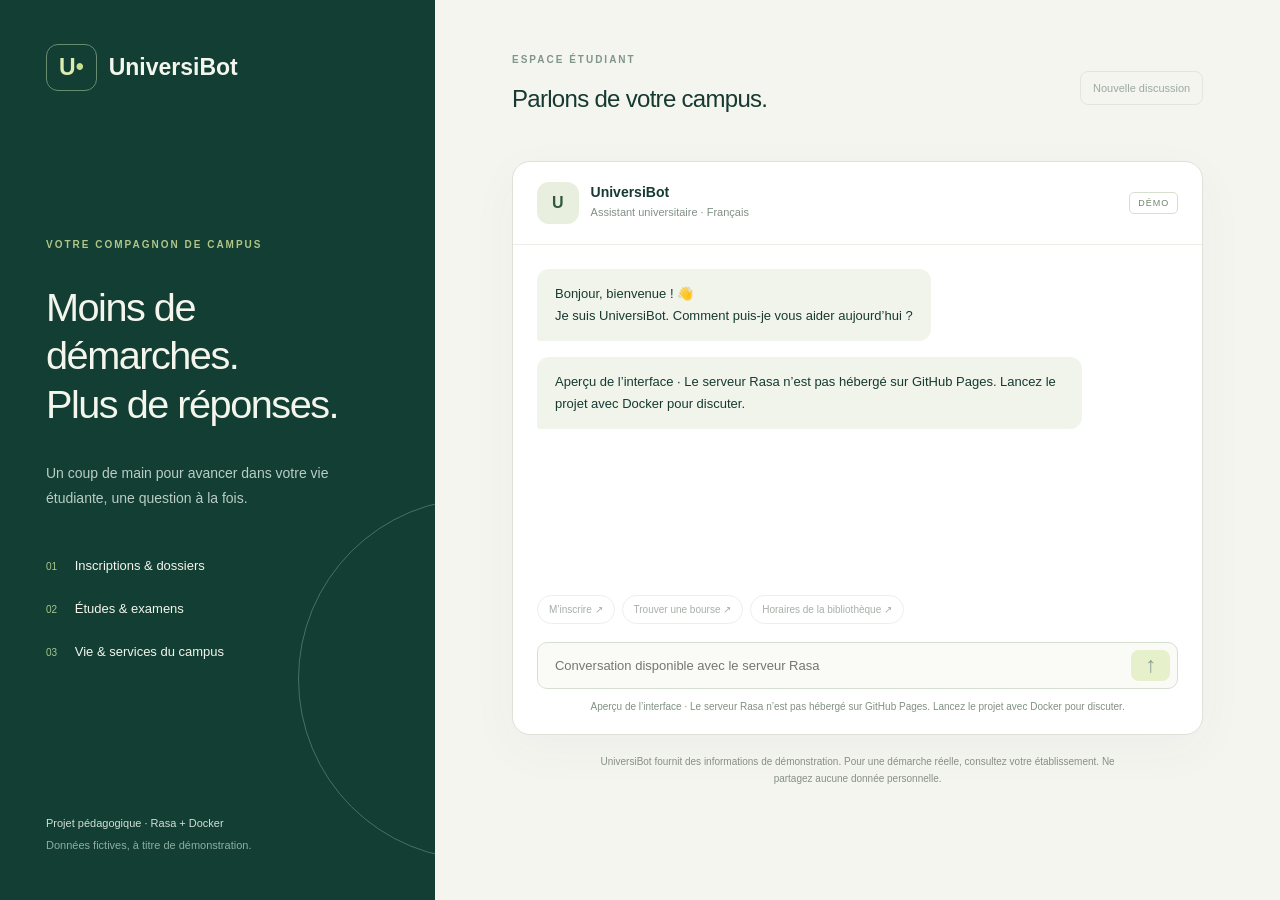
<file: index.html>
<!doctype html>
<html lang="en">
<head>
<meta charset="utf-8">
<meta name="viewport" content="width=device-width, initial-scale=1">
<title>UniversiBot</title>
<meta http-equiv="refresh" content="0; url=./web/?preview=pages">
<script>window.location.replace("./web/?preview=pages");</script>
</head>
<body><p>Opening UniversiBot… <a href="./web/?preview=pages">Open the web interface</a>.</p></body>
</html>
</file>
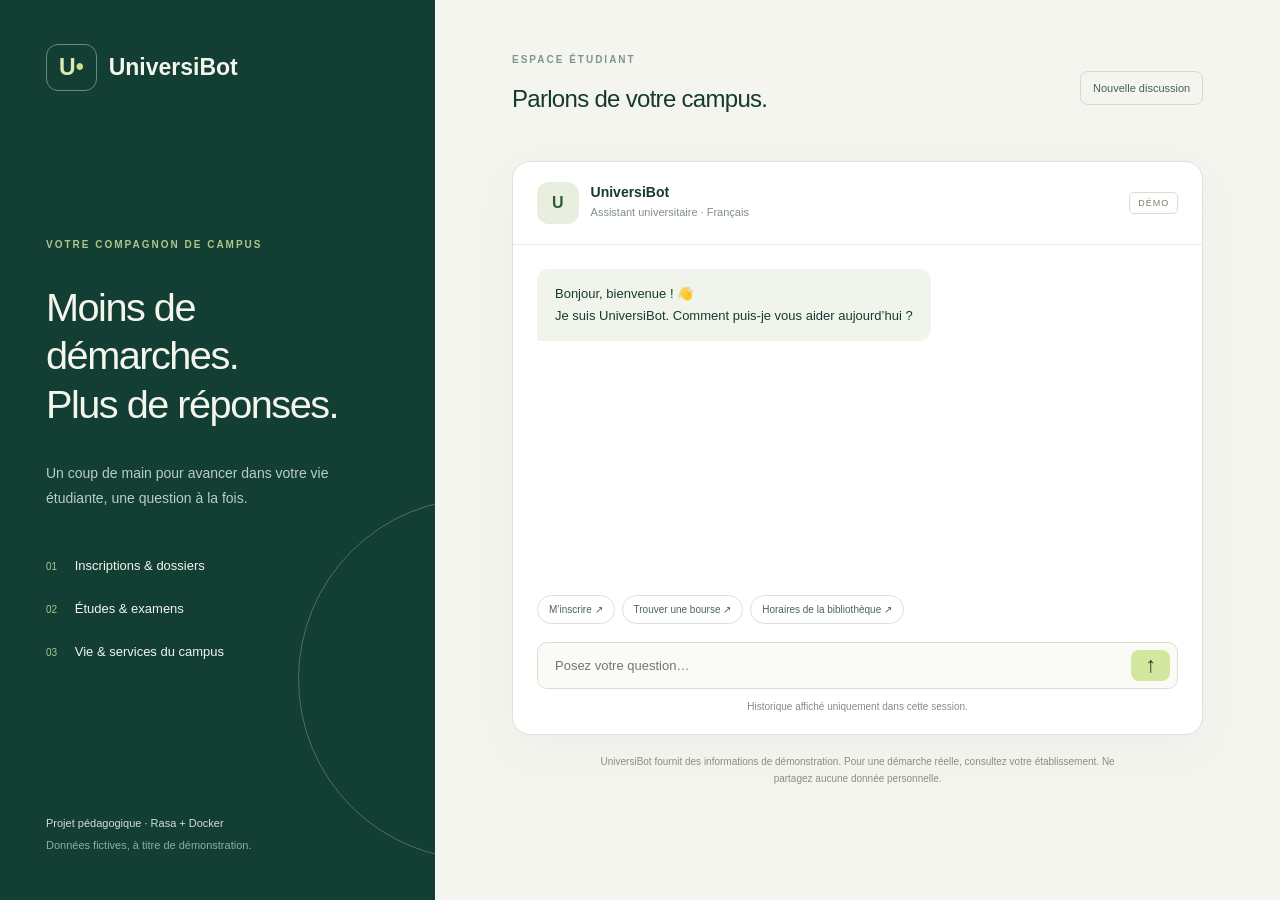
<file: web/index.html>
<!doctype html>
<html lang="fr"><head><meta charset="utf-8"><meta name="viewport" content="width=device-width, initial-scale=1"><meta name="description" content="UniversiBot, assistant universitaire en français propulsé par Rasa."><title>UniversiBot · Votre campus, plus simple</title><link rel="stylesheet" href="style.css"><script src="app.js" defer></script></head>
<body><aside><a class="brand" href="./"><span class="logo">U<span>•</span></span> UniversiBot</a><div class="side-content"><p class="eyebrow">VOTRE COMPAGNON DE CAMPUS</p><h1>Moins de démarches.<br>Plus de réponses.</h1><p>Un coup de main pour avancer dans votre vie étudiante, une question à la fois.</p><div class="topics"><span>01</span> Inscriptions & dossiers<br><span>02</span> Études & examens<br><span>03</span> Vie & services du campus</div></div><footer>Projet pédagogique · Rasa + Docker<br><span>Données fictives, à titre de démonstration.</span></footer></aside>
<main><header><div><p class="eyebrow">ESPACE ÉTUDIANT</p><h2>Parlons de votre campus.</h2></div><button id="reset" class="reset" type="button">Nouvelle discussion</button></header><section class="chat" aria-label="Conversation avec UniversiBot"><div class="chat-heading"><span class="avatar">U</span><div><strong>UniversiBot</strong><p>Assistant universitaire · Français</p></div><span class="tag">DÉMO</span></div><div id="messages" role="log" aria-live="polite" aria-relevant="additions"></div><div class="suggestions" aria-label="Suggestions"><button type="button" data-message="Comment m’inscrire ?">M’inscrire ↗</button><button type="button" data-message="Comment demander une bourse ?">Trouver une bourse ↗</button><button type="button" data-message="Quels sont les horaires de la bibliothèque ?">Horaires de la bibliothèque ↗</button></div><form id="chat-form"><label class="sr-only" for="message">Votre message</label><input id="message" name="message" placeholder="Posez votre question…" maxlength="1000" autocomplete="off" required><button id="send" type="submit" aria-label="Envoyer le message">↑</button></form><p id="status" role="status">Historique affiché uniquement dans cette session.</p></section><p class="disclaimer">UniversiBot fournit des informations de démonstration. Pour une démarche réelle, consultez votre établissement. Ne partagez aucune donnée personnelle.</p></main></body></html>
</file>
<file: web/style.css>
*{box-sizing:border-box}body{margin:0;background:#f5f5f0;color:#163a32;font-family:Inter,Segoe UI,Arial,sans-serif;display:flex;min-height:100vh}aside{width:34%;max-width:490px;background:#123e33;color:#f4f6ed;padding:44px 46px;display:flex;flex-direction:column;position:relative;overflow:hidden}aside:after{content:"";position:absolute;width:360px;height:360px;border:1px solid #477263;border-radius:50%;right:-225px;bottom:40px;pointer-events:none}.brand{display:flex;gap:12px;align-items:center;text-decoration:none;color:inherit;font-size:23px;font-weight:700}.logo{display:inline-block;border:1px solid #678c70;border-radius:12px;padding:9px 12px;color:#deecaf}.logo span{color:#c9df88}.side-content{margin:auto 0;padding:70px 0}.eyebrow{font-size:10px;letter-spacing:2px;font-weight:700;color:#80968a}aside .eyebrow{color:#b1c589}h1{font-size:clamp(28px,3.1vw,45px);font-weight:500;line-height:1.22;letter-spacing:-1.5px}.side-content>p:not(.eyebrow){color:#bacdc5;line-height:1.8;font-size:14px;max-width:290px}.topics{font-size:13px;line-height:3.3;margin-top:34px}.topics span{color:#abc58b;margin-right:14px;font-size:10px}footer{font-size:11px;line-height:2;color:#d2dfd6}footer span{color:#8eaea0}main{flex:1;max-width:1080px;padding:44px 6%;margin:0 auto}header{display:flex;align-items:center;justify-content:space-between;gap:18px;margin-bottom:28px}h2{font-size:24px;letter-spacing:-.7px;font-weight:500}.reset{border:1px solid #d1d9d0;background:transparent;border-radius:8px;color:#456055;padding:10px 12px;font-size:11px;cursor:pointer}.chat{border:1px solid #dce2d8;background:#fff;border-radius:18px;box-shadow:0 14px 50px #1d43320a;overflow:hidden}.chat-heading{padding:20px 24px;display:flex;align-items:center;border-bottom:1px solid #ecede7;gap:12px}.avatar{background:#e9efde;color:#315a3d;border-radius:12px;padding:12px 15px;font-weight:700}.chat-heading strong{font-size:14px}.chat-heading p{font-size:11px;color:#809086;margin:5px 0}.tag{margin-left:auto;font-size:9px;letter-spacing:1px;border:1px solid #d7dfcf;padding:5px 8px;border-radius:5px;color:#708266}#messages{height:350px;overflow-y:auto;padding:24px;display:flex;flex-direction:column;gap:16px}.bubble{font-size:13px;line-height:1.7;padding:14px 18px;max-width:85%;border-radius:12px;white-space:pre-wrap;overflow-wrap:anywhere}.bot{background:#f1f4eb;align-self:flex-start;border-bottom-left-radius:3px}.user{background:#174a3b;color:#fff;align-self:flex-end;border-bottom-right-radius:3px}.error{border:1px solid #e1bda4;background:#fff5ed}.suggestions{display:flex;gap:7px;flex-wrap:wrap;padding:0 24px 18px}.suggestions button{background:white;border:1px solid #dae1d4;color:#4d6555;border-radius:18px;padding:8px 11px;font-size:10px;cursor:pointer}form{display:flex;border:1px solid #d7dfd0;border-radius:10px;margin:0 24px;padding:7px;background:#fafbf7}input{border:0;outline:none;flex:1;min-width:0;background:transparent;padding:8px 10px;font:inherit;font-size:13px;color:#234334}#send{border:0;border-radius:8px;background:#d3e79e;color:#234334;font-size:22px;width:39px;cursor:pointer}button:disabled{opacity:.5;cursor:wait}button:focus-visible,input:focus-visible{outline:2px solid #7b9a48;outline-offset:3px}#status{text-align:center;font-size:10px;color:#829082;min-height:15px;margin:12px 24px 18px}.disclaimer{font-size:10px;color:#859084;line-height:1.7;max-width:530px;margin:18px auto;text-align:center}.sr-only{position:absolute;width:1px;height:1px;overflow:hidden;clip:rect(0,0,0,0)}@media(max-width:850px){aside{width:29%;padding:30px 22px}main{padding:30px 4%}.brand{font-size:18px}.side-content{padding:30px 0}h1{font-size:30px}}@media(max-width:640px){body{display:block}aside{width:100%;max-width:none;padding:18px 22px}.side-content,aside footer,aside:after{display:none}main{padding:20px 15px}header{align-items:flex-start}h2{font-size:20px}.reset{max-width:110px}#messages{height:330px;padding:18px}.bubble{max-width:94%}}
</file>
